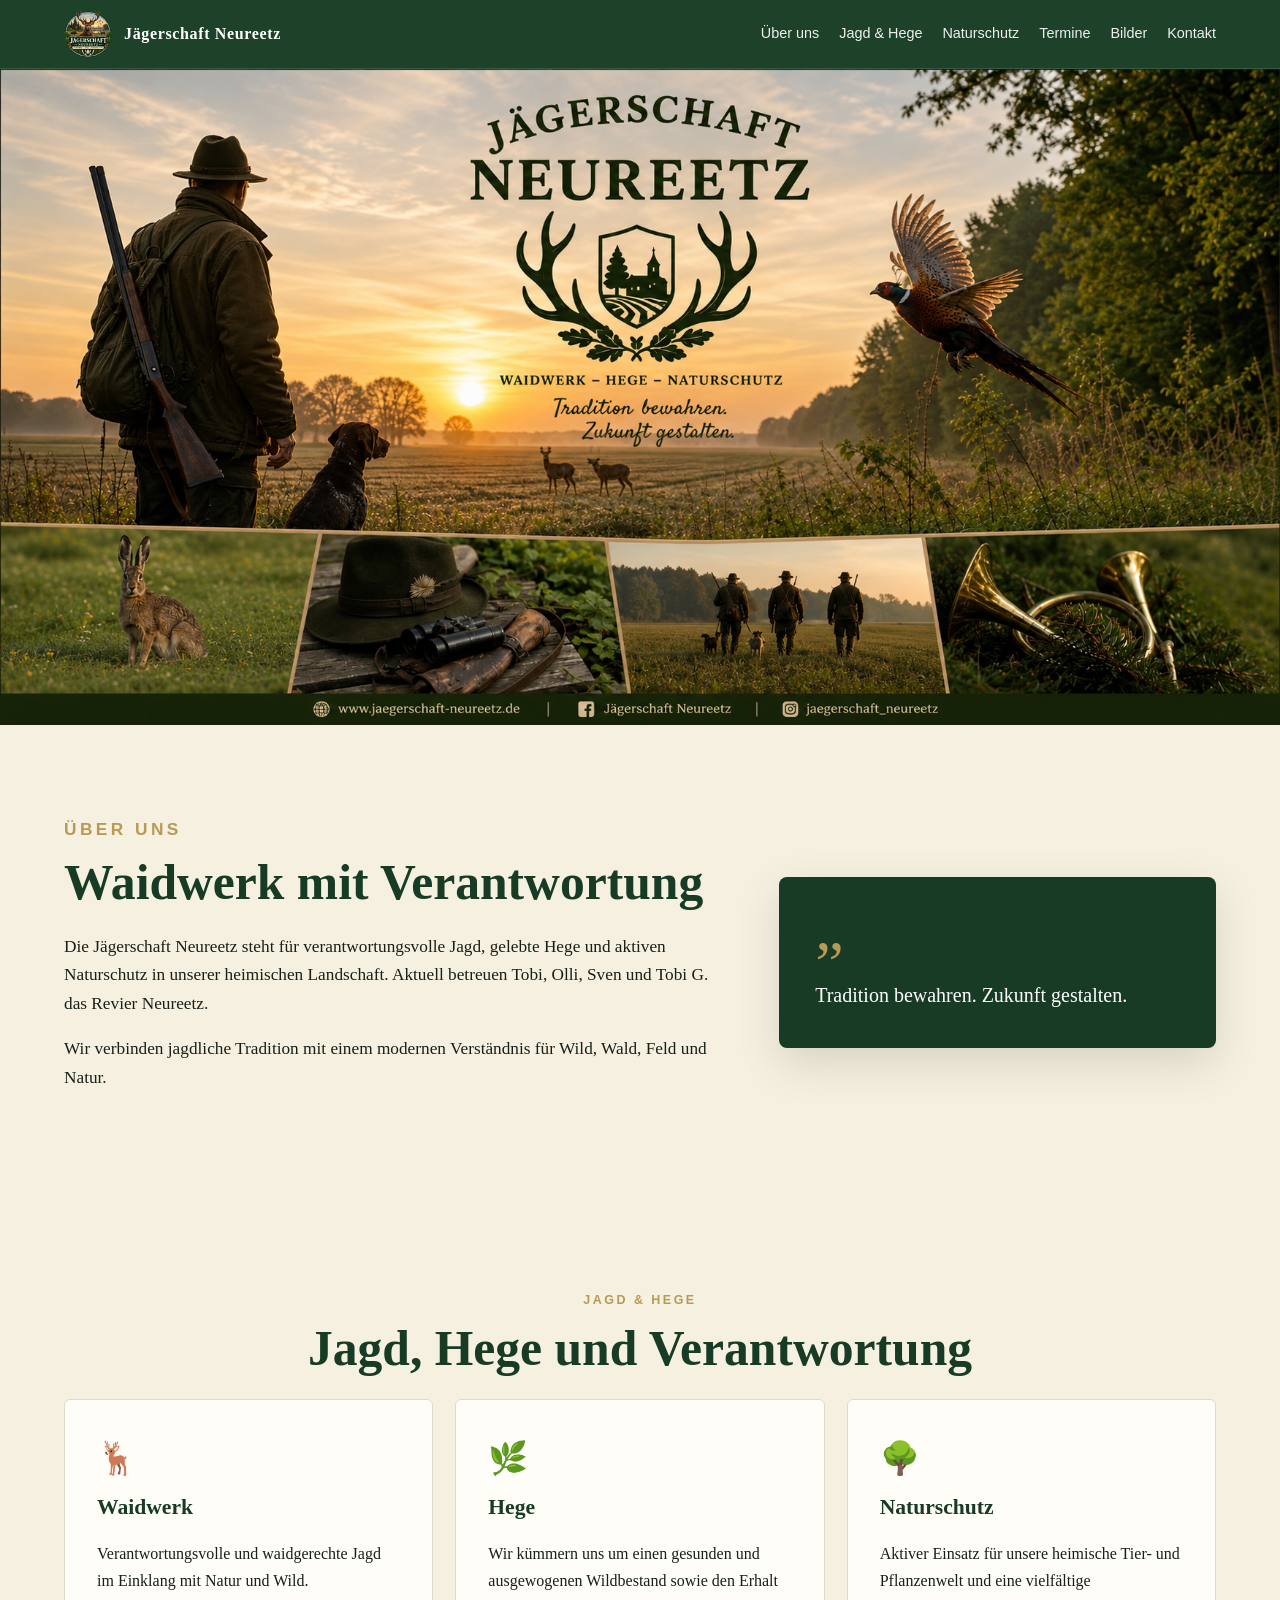
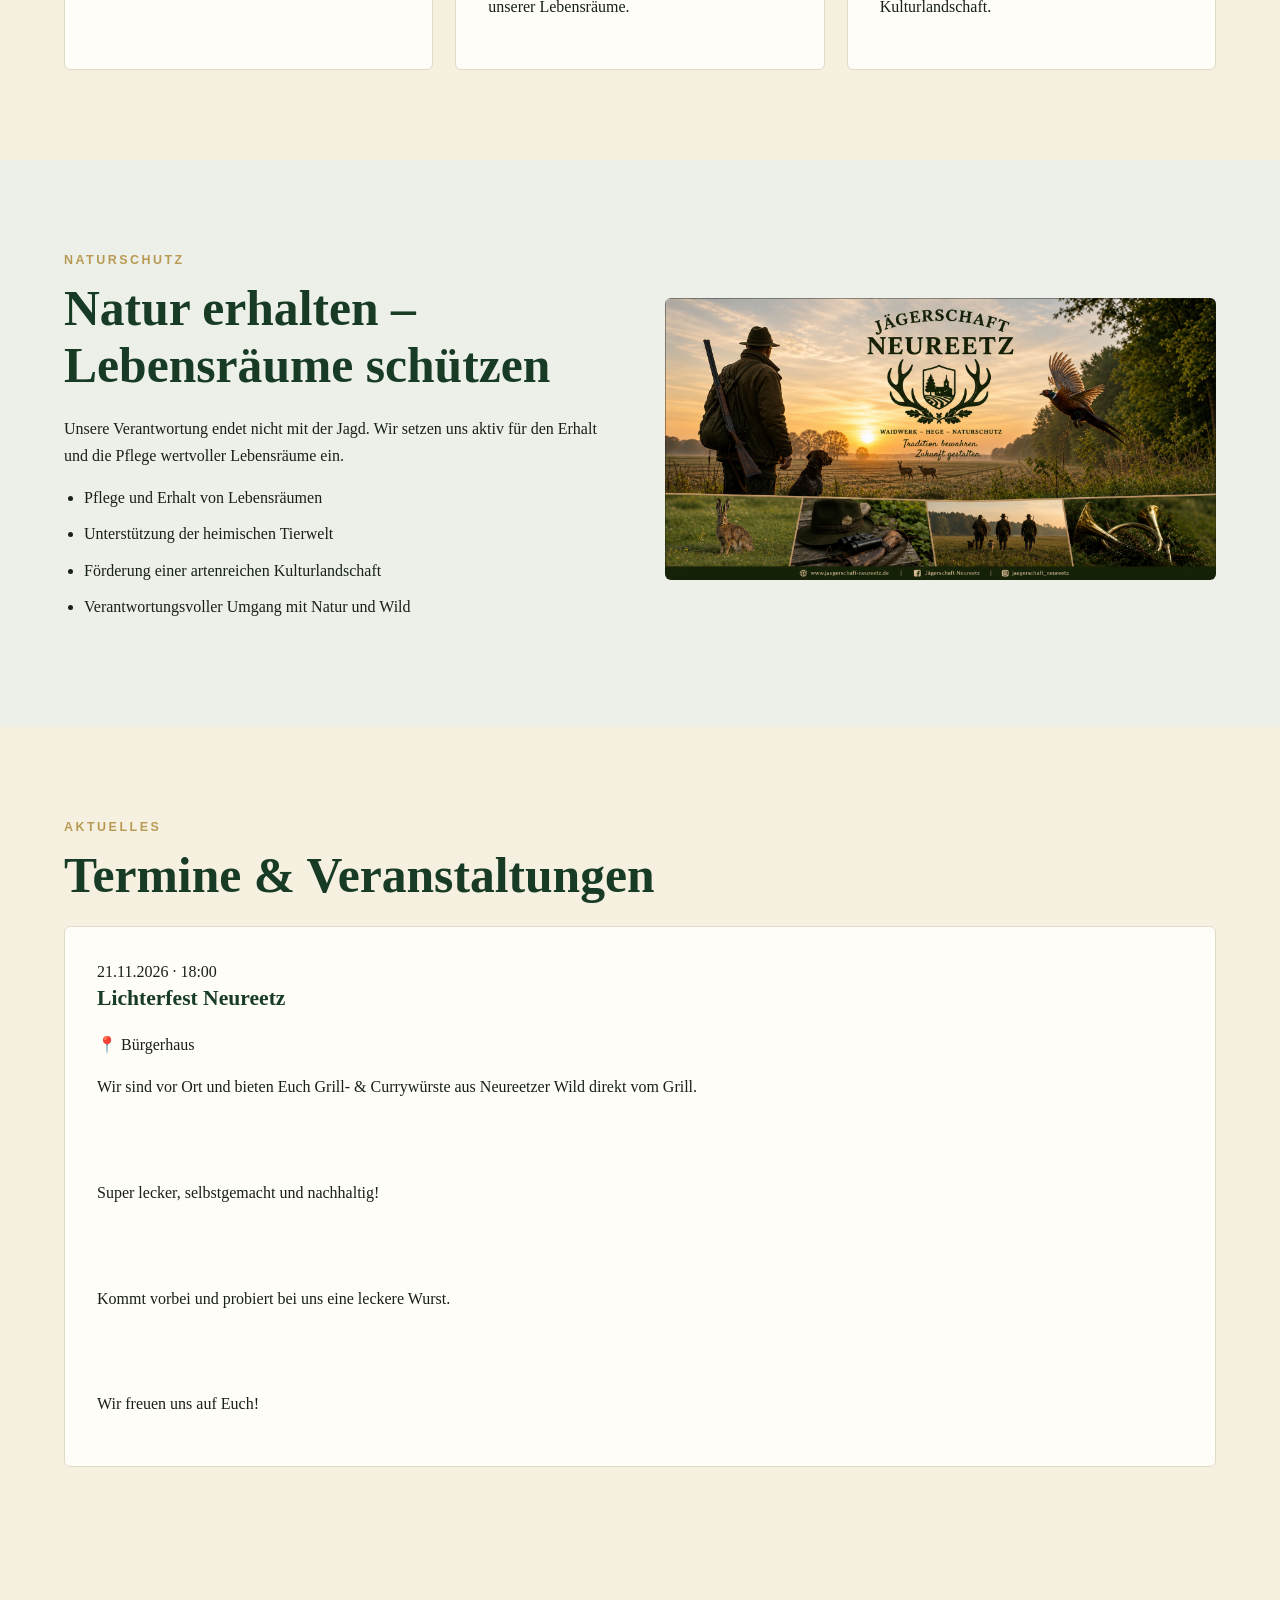
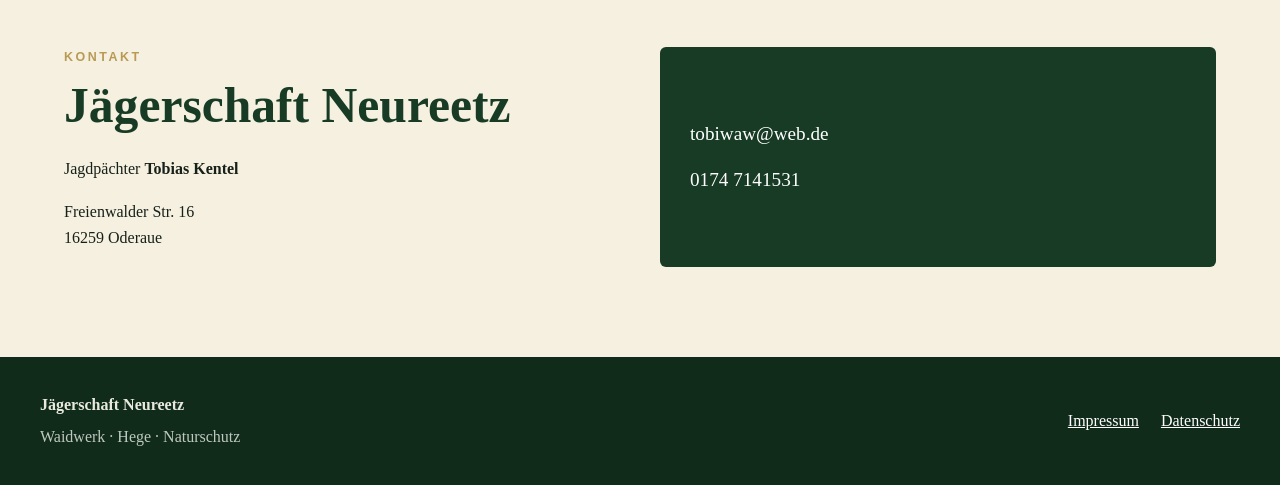
<file: index.html>
<!doctype html>
<html lang="de">
<head>
  <meta charset="utf-8">
  <meta name="viewport" content="width=device-width, initial-scale=1">
  <meta name="description" content="Jägerschaft Neureetz – Waidwerk, Hege und Naturschutz in Oderaue.">
  <title>Jägerschaft Neureetz | Waidwerk · Hege · Naturschutz</title>
  <link rel="stylesheet" href="style.css?v=4">
</head>

<body>

<header class="site-header">
  <div class="nav-wrap">
    <a class="brand" href="#start">
      <img src="logo.png" alt="Logo der Jägerschaft Neureetz">
      <span>Jägerschaft Neureetz</span>
    </a>

    <nav aria-label="Hauptnavigation">
      <a href="#ueber-uns">Über uns</a>
      <a href="#hege">Jagd &amp; Hege</a>
      <a href="#naturschutz">Naturschutz</a>
      <a href="#termine">Termine</a>
       <a href="bilder.html">Bilder</a>
      <a href="#kontakt">Kontakt</a>
      </nav>
  </div>
</header>

<main>

<section id="start" class="hero">
  <img class="hero-bg" src="hero.png"
       alt="Jägerschaft Neureetz – Waidwerk, Hege und Naturschutz">
</section>

<section id="ueber-uns" class="section intro">
  <div>
    <p class="eyebrow" id="intro-eyebrow">Über uns</p>
    <h2 id="intro-title">Waidwerk mit Verantwortung</h2>
    <p id="intro-text1"></p>
    <p id="intro-text2"></p>
  </div>

  <aside class="quote-card">
    <span>„</span>
    <p id="quote"></p>
  </aside>
</section>

<section id="hege" class="section cards-section">
  <p class="eyebrow">Jagd &amp; Hege</p>
  <h2 id="hege-title">Jagd, Hege und Verantwortung</h2>

  <div class="cards" id="hege-cards"></div>
</section>

<section id="naturschutz" class="section nature">

  <div class="nature-text">
    <p class="eyebrow">Naturschutz</p>
    <h2 id="nature-title">Natur erhalten – Lebensräume schützen</h2>
    <p id="nature-text"></p>

    <ul id="nature-bullets"></ul>
  </div>

  <div class="nature-image">
    <img id="nature-image"
         src="hero.png"
         alt="Jägerschaft Neureetz – Natur und Landschaft">
  </div>

</section>

<section id="termine" class="section">

  <p class="eyebrow">Aktuelles</p>
  <h2>Termine &amp; Veranstaltungen</h2>

  <div class="events-list" id="events-list">
    <div class="notice">
      <strong>Termine werden hier veröffentlicht.</strong>
      <p>Aktuelle Termine können über die Website-Verwaltung ergänzt werden.</p>
    </div>
  </div>

</section>

<section id="kontakt" class="section contact">

  <div>
    <p class="eyebrow">Kontakt</p>
    <h2>Jägerschaft Neureetz</h2>

    <p>
      Jagdpächter <strong id="contact-name">Tobias Kentel</strong>
    </p>

    <p id="contact-address"></p>
  </div>

  <div class="contact-box">
    <a id="contact-email" href="mailto:tobiwaw@web.de">
      tobiwaw@web.de
    </a>

    <a id="contact-phone" href="tel:+491747141531">
      0174 7141531
    </a>
  </div>

</section>

</main>

<footer>
  <div class="footer-wrap">

    <div>
      <strong>Jägerschaft Neureetz</strong>
      <p>Waidwerk · Hege · Naturschutz</p>
    </div>

    <div class="footer-links">
      <a href="impressum.html">Impressum</a>
      <a href="datenschutz.html">Datenschutz</a>
    </div>

  </div>
</footer>


<script>
async function loadWebsiteContent() {

  try {

    const response = await fetch(
      'content/site.json?v=' + Date.now()
    );

    if (!response.ok) {
      throw new Error('site.json konnte nicht geladen werden');
    }

    const d = await response.json();


    /* Über uns */

    document.getElementById('intro-eyebrow').textContent =
      d.introEyebrow || 'Über uns';

    document.getElementById('intro-title').textContent =
      d.introTitle || '';

    document.getElementById('intro-text1').textContent =
      d.introText1 || '';

    document.getElementById('intro-text2').textContent =
      d.introText2 || '';

    document.getElementById('quote').textContent =
      d.quote || '';


    /* Jagd & Hege */

    document.getElementById('hege-title').textContent =
      d.hegeTitle || '';

    const cards = document.getElementById('hege-cards');

    cards.innerHTML = '';

    (d.hegeCards || []).forEach(card => {

      const article = document.createElement('article');
      article.className = 'card';

      article.innerHTML = `
        <div class="icon">${card.icon || ''}</div>
        <h3>${card.title || ''}</h3>
        <p>${card.text || ''}</p>
      `;

      cards.appendChild(article);

    });


    /* Naturschutz */

    document.getElementById('nature-title').textContent =
      d.natureTitle || '';

    document.getElementById('nature-text').textContent =
      d.natureText || '';

    if (d.natureImage) {
      document.getElementById('nature-image').src =
        d.natureImage;
    }

    const bullets = document.getElementById('nature-bullets');

    bullets.innerHTML = '';

    (d.natureBullets || []).forEach(text => {

      const li = document.createElement('li');

      li.textContent = text;

      bullets.appendChild(li);

    });


    /* Kontakt */

    document.getElementById('contact-name').textContent =
      d.contactName || '';

    const address =
      (d.contactAddress || '').replace(/\n/g, '<br>');

    document.getElementById('contact-address').innerHTML =
      address;

    document.getElementById('contact-email').textContent =
      d.contactEmail || '';

    document.getElementById('contact-email').href =
      'mailto:' + (d.contactEmail || '');

    document.getElementById('contact-phone').textContent =
      d.contactPhone || '';

    const phone =
      (d.contactPhone || '').replace(/\s/g, '');

    document.getElementById('contact-phone').href =
      'tel:+49' + phone.replace(/^0/, '');


    /* Termine */

    const eventsList =
      document.getElementById('events-list');

    eventsList.innerHTML = '';

    const events = d.events || [];

    if (events.length === 0) {

      eventsList.innerHTML = `
        <div class="notice">
          <strong>Termine werden hier veröffentlicht.</strong>
          <p>
            Aktuelle Termine können über die Website-Verwaltung
            ergänzt werden.
          </p>
        </div>
      `;

    } else {

      events.forEach(event => {

        const article = document.createElement('article');

        article.className = 'card event';

        article.innerHTML = `

          <div class="event-date">
            ${event.date || ''}
            ${event.time ? ' · ' + event.time : ''}
          </div>

          <h3>${event.title || ''}</h3>

          ${
            event.location
              ? `<p class="event-location">📍 ${event.location}</p>`
              : ''
          }

          ${
            event.description
             ? `<p class="event-description">${event.description.replace(/\n/g, '<br><br>')}</p>`
              : ''
          }

        `;

        eventsList.appendChild(article);

      });

    }

  } catch (error) {

    console.error('Fehler beim Laden der Website-Inhalte:', error);

  }

}

loadWebsiteContent();
</script>

</body>
</html>
</file>
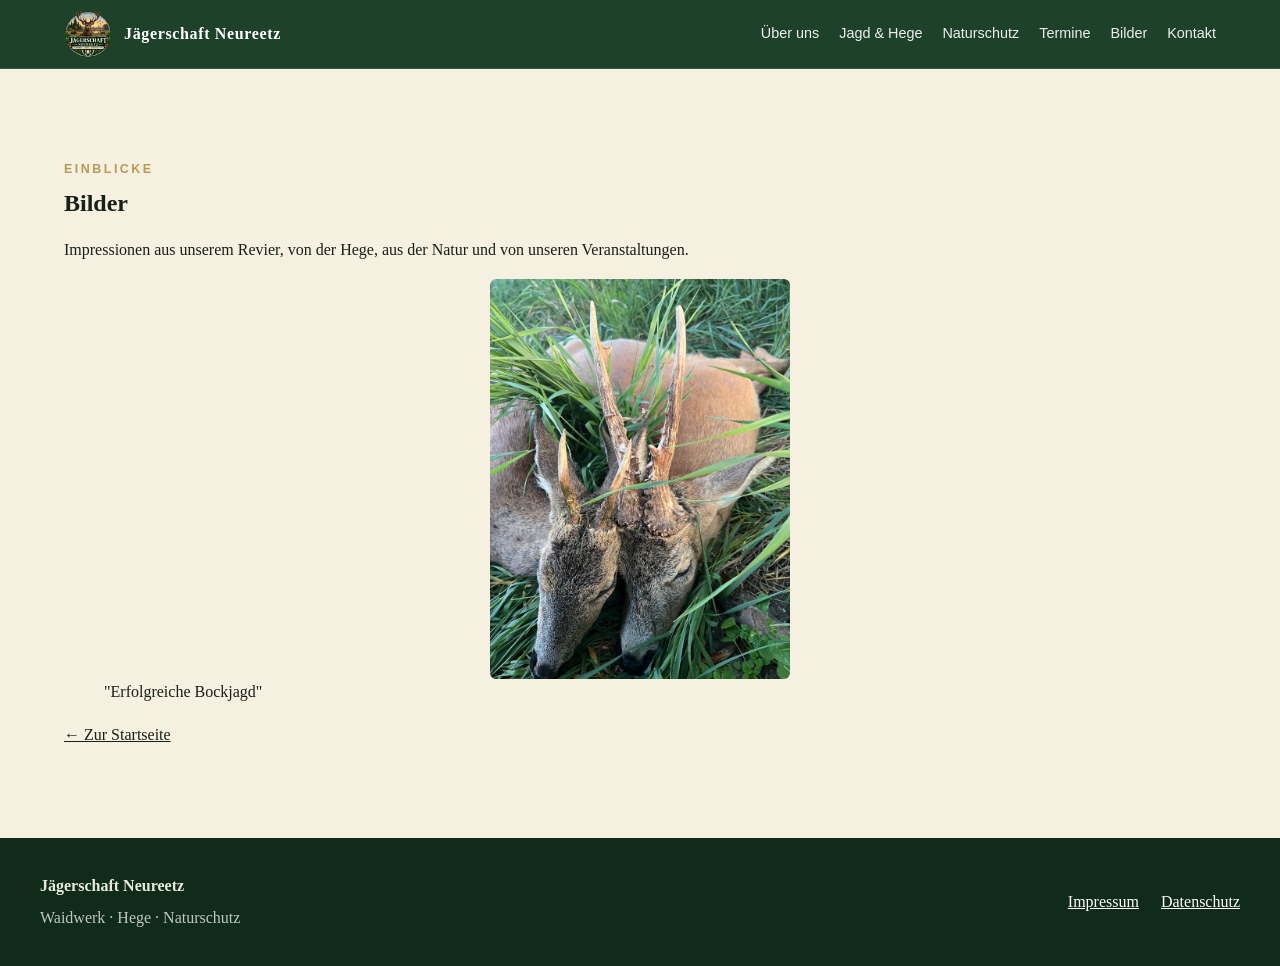
<file: bilder.html>
<!doctype html>
<html lang="de">
<head>
  <meta charset="utf-8">
  <meta name="viewport" content="width=device-width, initial-scale=1">
  <meta name="description" content="Bilder der Jägerschaft Neureetz – Revier, Natur, Hege und Veranstaltungen.">
  <title>Bilder | Jägerschaft Neureetz</title>
  <link rel="stylesheet" href="style.css?v=4">
</head>
<body>
<header class="site-header">
  <div class="nav-wrap">
    <a class="brand" href="index.html#start">
      <img src="logo.png" alt="Logo der Jägerschaft Neureetz">
      <span>Jägerschaft Neureetz</span>
    </a>
    <nav aria-label="Hauptnavigation">
      <a href="index.html#ueber-uns">Über uns</a>
      <a href="index.html#hege">Jagd &amp; Hege</a>
      <a href="index.html#naturschutz">Naturschutz</a>
      <a href="index.html#termine">Termine</a>
      <a href="bilder.html" aria-current="page">Bilder</a>
      <a href="index.html#kontakt">Kontakt</a>
    </nav>
  </div>
</header>

<main>
  <section class="section">
    <p class="eyebrow">Einblicke</p>
    <h1>Bilder</h1>
    <div class="gallery-intro">
      <p>Impressionen aus unserem Revier, von der Hege, aus der Natur und von unseren Veranstaltungen.</p>
    </div>
    <div id="gallery" class="gallery-grid" aria-live="polite"></div>
    <a class="gallery-back" href="index.html">← Zur Startseite</a>
  </section>
</main>

<footer>
  <div class="footer-wrap">
    <div>
      <strong>Jägerschaft Neureetz</strong>
      <p>Waidwerk · Hege · Naturschutz</p>
    </div>
    <div class="footer-links">
      <a href="impressum.html">Impressum</a>
      <a href="datenschutz.html">Datenschutz</a>
    </div>
  </div>
</footer>

<script>
(async function(){
  const gallery = document.getElementById('gallery');
  function escapeHtml(s){return String(s).replace(/[&<>"]/g,m=>({'&':'&amp;','<':'&lt;','>':'&gt;','"':'&quot;'}[m]));}
  try {
    const res = await fetch('content/site.json?v=' + Date.now());
    const d = await res.json();
    const items = d.gallery || [];
    if (!items.length) {
      gallery.className = 'gallery-empty';
      gallery.innerHTML = '<strong>Noch keine Bilder eingestellt.</strong><p>Neue Bilder können über die Website-Verwaltung hinzugefügt werden.</p>';
      return;
    }
    gallery.innerHTML = '';
    items.forEach(item => {
      if (!item.image) return;
      const figure = document.createElement('figure');
      figure.className = 'gallery-card';
      const caption = item.caption ? '<figcaption class="gallery-caption">' + escapeHtml(item.caption) + '</figcaption>' : '';
      figure.innerHTML = '<a href="' + encodeURI(item.image) + '" target="_blank" rel="noopener"><img class="gallery-image" src="' + encodeURI(item.image) + '" alt="' + escapeHtml(item.caption || 'Bild aus dem Revier Neureetz') + '"></a>' + caption;
      gallery.appendChild(figure);
    });
  } catch(e) {
    gallery.className = 'gallery-empty';
    gallery.innerHTML = '<strong>Bilder konnten gerade nicht geladen werden.</strong>';
  }
})();
</script>
</body>
</html>
</file>
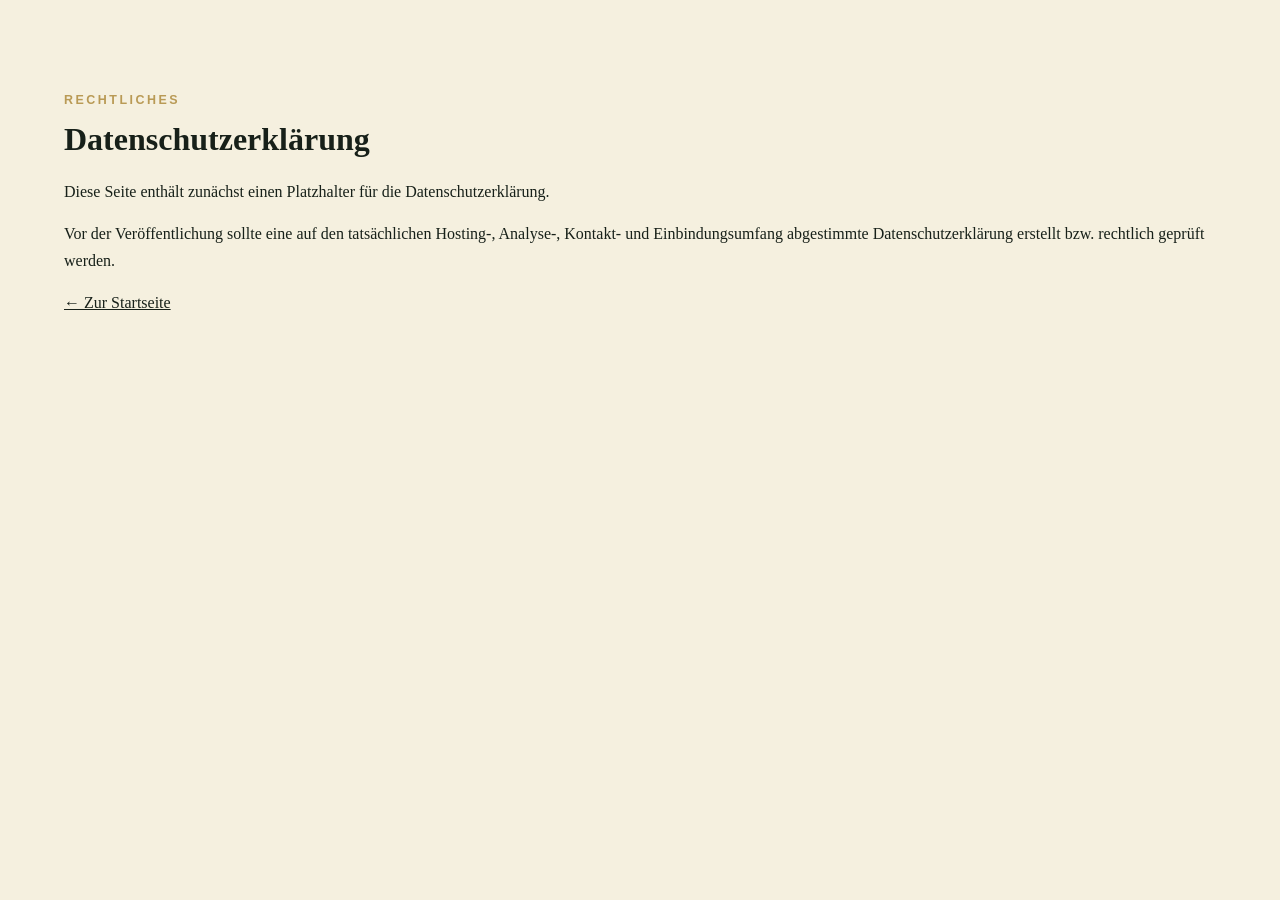
<file: datenschutz.html>
<!doctype html><html lang="de"><head><meta charset="utf-8"><meta name="viewport" content="width=device-width,initial-scale=1"><title>Datenschutz | Jägerschaft Neureetz</title><link rel="stylesheet" href="style.css"></head><body><main class="section"><p class="eyebrow">Rechtliches</p><h1>Datenschutzerklärung</h1><p>Diese Seite enthält zunächst einen Platzhalter für die Datenschutzerklärung.</p><p>Vor der Veröffentlichung sollte eine auf den tatsächlichen Hosting-, Analyse-, Kontakt- und Einbindungsumfang abgestimmte Datenschutzerklärung erstellt bzw. rechtlich geprüft werden.</p><p><a href="index.html">← Zur Startseite</a></p></main></body></html>
</file>
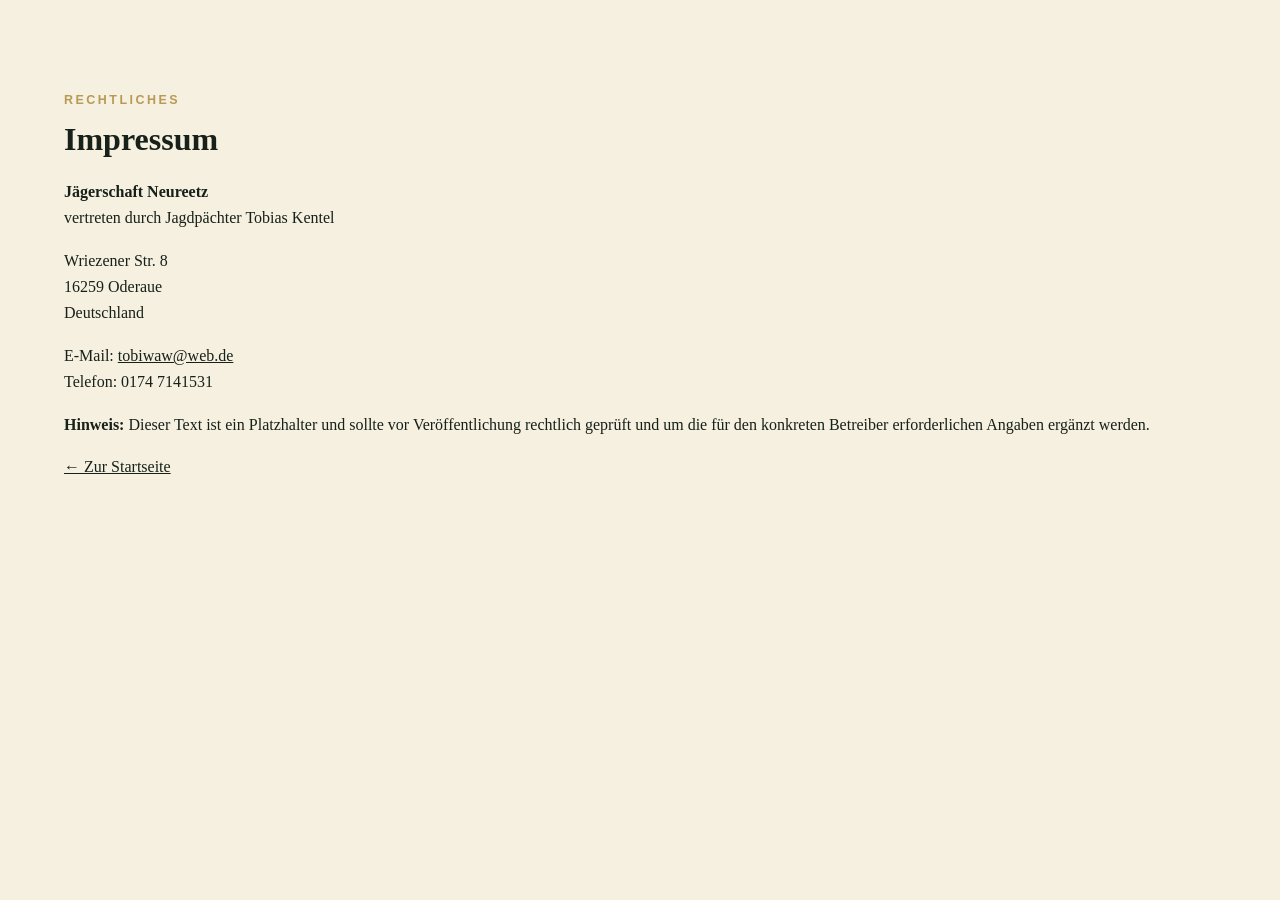
<file: impressum.html>
<!doctype html><html lang="de"><head><meta charset="utf-8"><meta name="viewport" content="width=device-width,initial-scale=1"><title>Impressum | Jägerschaft Neureetz</title><link rel="stylesheet" href="style.css"></head><body><main class="section"><p class="eyebrow">Rechtliches</p><h1>Impressum</h1><p><strong>Jägerschaft Neureetz</strong><br>vertreten durch Jagdpächter Tobias Kentel</p><p>Wriezener Str. 8<br>16259 Oderaue<br>Deutschland</p><p>E-Mail: <a href="mailto:tobiwaw@web.de">tobiwaw@web.de</a><br>Telefon: 0174 7141531</p><p><strong>Hinweis:</strong> Dieser Text ist ein Platzhalter und sollte vor Veröffentlichung rechtlich geprüft und um die für den konkreten Betreiber erforderlichen Angaben ergänzt werden.</p><p><a href="index.html">← Zur Startseite</a></p></main></body></html>
</file>
<file: style.css>
:root{
  --green:#173b24;
  --green-2:#254d31;
  --cream:#f5f0df;
  --gold:#b99a55;
  --ink:#172019;
  --muted:#5d665e;
  --white:#fffdf7;
}
*{box-sizing:border-box}
html{scroll-behavior:smooth}
body{margin:0;color:var(--ink);background:var(--cream);font-family:Georgia,"Times New Roman",serif;line-height:1.65}
a{color:inherit}
.site-header{position:sticky;top:0;z-index:20;background:rgba(23,59,36,.97);color:white;border-bottom:1px solid rgba(255,255,255,.12)}
.nav-wrap{max-width:1200px;margin:auto;padding:10px 24px;display:flex;align-items:center;justify-content:space-between;gap:24px}
.brand{display:flex;align-items:center;gap:12px;text-decoration:none;font-weight:700;letter-spacing:.04em}
.brand img{width:48px;height:48px;object-fit:contain}
nav{display:flex;flex-wrap:wrap;gap:20px;font-family:Arial,sans-serif;font-size:.9rem}
nav a{text-decoration:none;opacity:.92}
nav a:hover{opacity:1;color:#ead9a5}
.hero{position:relative;width:100%;overflow:hidden;background:#172019;line-height:0}
.hero-bg{display:block;width:100%;height:auto;max-width:none;object-fit:contain;object-position:center}
.eyebrow{font-family:Arial,sans-serif;font-size:.78rem;letter-spacing:.2em;font-weight:700;text-transform:uppercase;color:var(--gold);margin:0 0 10px}
h1,h2,h3{line-height:1.15;margin-top:0}
h2{font-size:clamp(2rem,4vw,3.1rem);color:var(--green);margin-bottom:22px}
h3{color:var(--green);font-size:1.35rem}
.section{max-width:1200px;margin:auto;padding:90px 24px}
.intro{display:grid;grid-template-columns:1.5fr 1fr;gap:60px;align-items:center}
.intro p{font-size:1.08rem}
.quote-card{background:var(--green);color:white;padding:36px;border-radius:8px;box-shadow:0 15px 45px rgba(0,0,0,.12)}
.quote-card span{font-size:4rem;line-height:.5;color:var(--gold)}
.quote-card p{font-size:1.25rem;margin-bottom:0}
.cards-section{text-align:center}
.cards{display:grid;grid-template-columns:repeat(3,1fr);gap:22px;text-align:left}
.card{background:var(--white);padding:32px;border:1px solid #e1dac6;border-radius:6px}
.icon{font-size:2rem;margin-bottom:10px}
.nature{display:grid;grid-template-columns:1fr 1fr;gap:50px;align-items:center;background:#edf0e8;max-width:none;padding-left:max(24px,calc((100vw - 1200px)/2 + 24px));padding-right:max(24px,calc((100vw - 1200px)/2 + 24px))}
.nature-text ul{padding-left:20px}
.nature-text li{margin:10px 0}
.nature-image img{width:100%;height:100%;max-height:520px;object-fit:cover;border-radius:6px}
.gallery-card .gallery-image{
  width:300px !important;
  max-width:300px !important;
  height:auto !important;
  display:block;
  margin:0 auto;
  border-radius:6px;
}
.notice{background:white;border-left:5px solid var(--gold);padding:25px 30px;max-width:800px}
.contact{display:grid;grid-template-columns:1fr 1fr;gap:40px}
.contact-box{background:var(--green);color:white;padding:30px;border-radius:6px;display:flex;flex-direction:column;justify-content:center;gap:14px}
.contact-box a{font-size:1.2rem;color:white;text-decoration:none}
footer{background:#102b1a;color:#e9eadf;padding:35px 24px}
.footer-wrap{max-width:1200px;margin:auto;display:flex;justify-content:space-between;gap:30px}
.footer-wrap p{margin:5px 0 0;color:#bfc8bf}
.footer-links{display:flex;gap:22px;align-items:center}
.footer-links a{color:white}
@media(max-width:800px){
  .nav-wrap{align-items:flex-start}.brand span{display:none}nav{gap:10px;font-size:.78rem}
  .hero{width:100%}.intro,.nature,.contact{grid-template-columns:1fr}
  .cards{grid-template-columns:1fr}.section{padding:65px 20px}
  .footer-wrap{flex-direction:column}.footer-links{align-items:flex-start}
}
</file>
